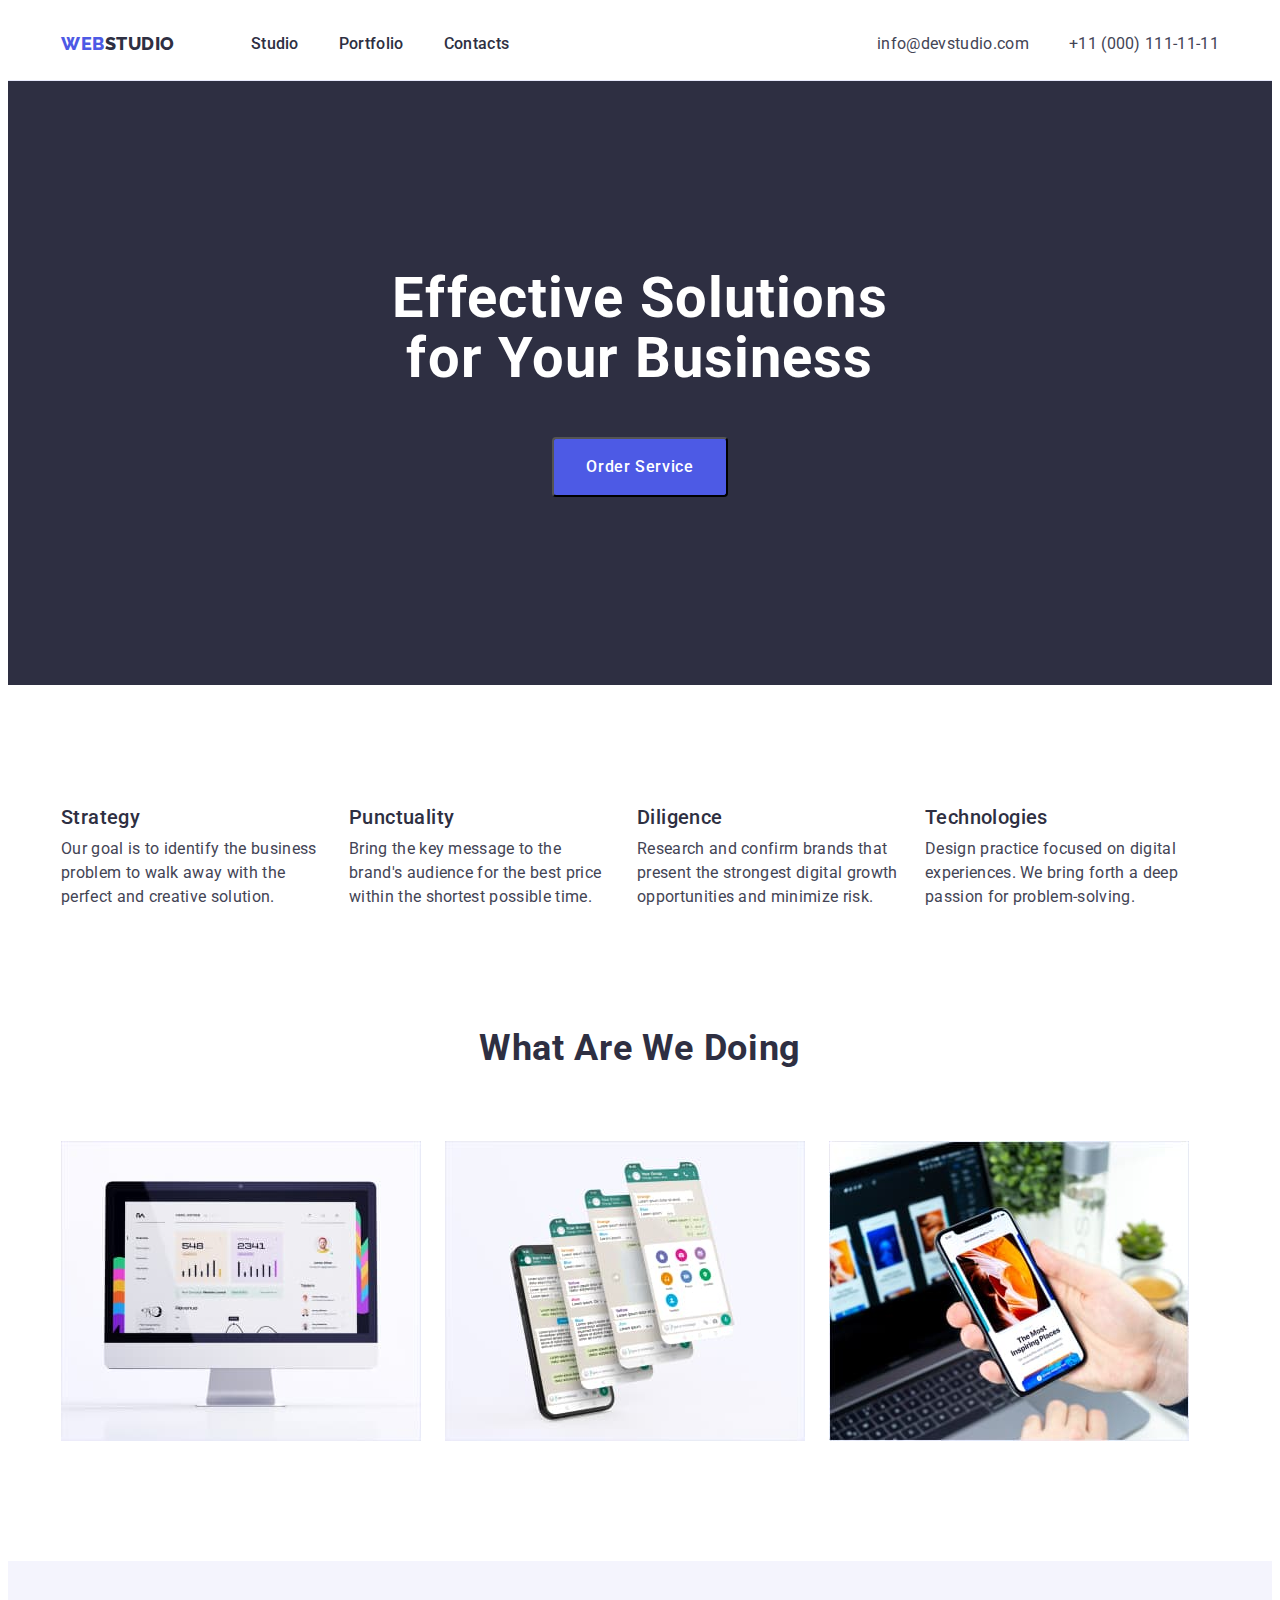
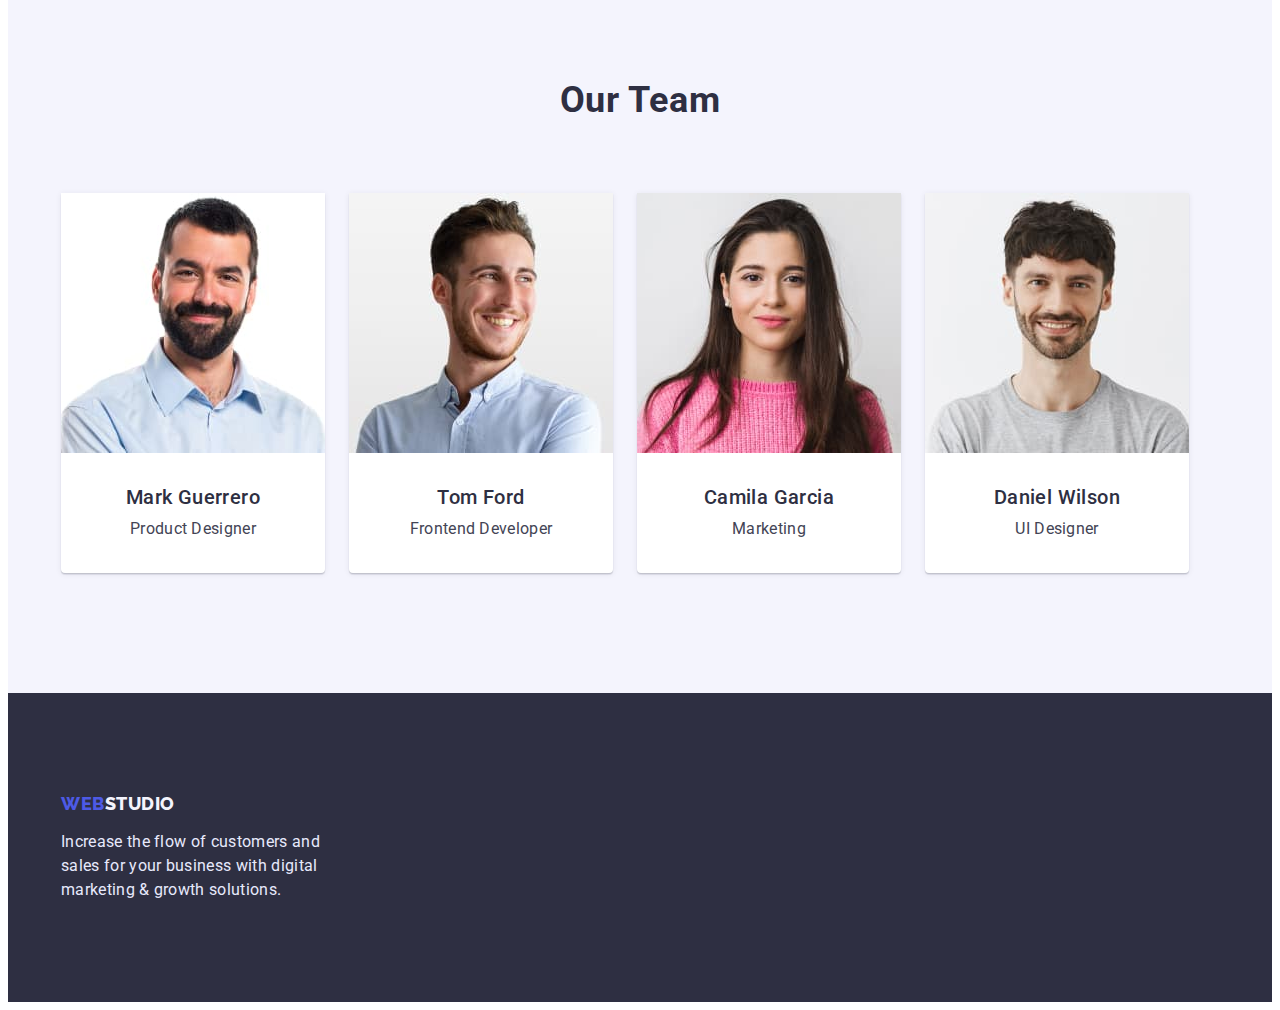
<file: index.html>
<!DOCTYPE html>
<html lang="en">
  <head>
    <meta charset="UTF-8" />
    <meta http-equiv="X-UA-Compatible" content="IE=edge" />
    <meta name="viewport" content="width=device-width, initial-scale=1.0" />
    <title>WEBSTUDIO</title>
    <link rel="preconnect" href="https://fonts.googleapis.com" />
    <link rel="preconnect" href="https://fonts.gstatic.com" crossorigin />
    <link
      href="https://fonts.googleapis.com/css2?family=Raleway:wght@800&family=Roboto:wght@400;500;700;900&display=swap"
      rel="stylesheet"
    />

    <link
      rel="stylesheet"
      href="https://cdnjs.cloudflare.com/ajax/libs/modern-normalize/1.1.0/modern-normalize.min.css"
      integrity="sha512-wpPYUAdjBVSE4KJnH1VR1HeZfpl1ub8YT/NKx4PuQ5NmX2tKuGu6U/JRp5y+Y8XG2tV+wKQpNHVUX03MfMFn9Q=="
      crossorigin="anonymous"
      referrerpolicy="no-referrer"
    />

    <link rel="stylesheet" href="./css/styles.css" />
  </head>

  <body>
    <!-- Site header -->
    <header class="header">
      <div class="container header-container">
        <nav class="header-navigation">
          <a class="logo-top link" href="./index.html">Web<span class="logo-top-second">Studio</span> </a>
          <ul class="header-list list">
            <li class="header-item"><a class="header-link link" href="./index.html">Studio</a></li>
            <li class="header-item"><a class="header-link link" href="./portfolio.html">Portfolio</a></li>
            <li class="header-item"><a class="header-link link" href="">Contacts</a></li>
          </ul>
        </nav>

        <address class="header-address">
          <ul class="header-address-list list">
            <li class="header-item">
              <a class="header-link adress-info link" href="mailto:info@devstudio.com">info@devstudio.com</a>
            </li>
            <li class="header-item">
              <a class="header-link adress-info link" href="tel:+110001111111">+11 (000) 111-11-11</a>
            </li>
          </ul>
        </address>
      </div>
    </header>

    <main>
      <!-- Hero image -->
      <section class="hero">
        <div class="container">
          <h1 class="hero-title">Effective Solutions for Your Business</h1>
          <button class="hero-botton" type="button">Order Service</button>
        </div>
      </section>

      <!-- Advantages -->
      <section class="advantage section">
        <div class="container">
          <!--<h2 hidden temporarily -->
          <h2 class="hidden-header visually-hidden">Our advantages</h2>
          <ul class="advantage-list list">
            <li class="advantage-item">
              <h3 class="advantage-item-title">Strategy</h3>
              <p class="advantage-item-text">
                Our goal is to identify the business problem to walk away with the perfect and creative solution.
              </p>
            </li>
            <li class="advantage-item">
              <h3 class="advantage-item-title">Punctuality</h3>
              <p class="advantage-item-text">
                Bring the key message to the brand's audience for the best price within the shortest possible time.
              </p>
            </li>
            <li class="advantage-item">
              <h3 class="advantage-item-title">Diligence</h3>
              <p class="advantage-item-text">
                Research and confirm brands that present the strongest digital growth opportunities and minimize risk.
              </p>
            </li>
            <li class="advantage-item">
              <h3 class="advantage-item-title">Technologies</h3>
              <p class="advantage-item-text">
                Design practice focused on digital experiences. We bring forth a deep passion for problem-solving.
              </p>
            </li>
          </ul>
        </div>
      </section>

      <!-- What are we doing -->
      <section class="doing"> <!-- not section only padding-bottom -->
        <!-- section-->
        <div class="container">
          <h2 class="doing-title">What are we doing</h2>
          <ul class="doing-list list">
            <li class="doing-item">
              <img src="./images/img1_we_doing.jpg" alt="Desktop app" width="360" height="300" />
            </li>
            <li class="doing-item">
              <img src="./images/img2_we_doing.jpg" alt="Mobile app" width="360" height="300" />
            </li>
            <li class="doing-item">
              <img src="./images/img3_we_doing.jpg" alt="Design solutions" width="360" height="300" />
            </li>
          </ul>
        </div>
      </section>

      <!-- Our Team -->
      <section class="team section">
        <div class="container">
          <h2 class="team-title">Our Team</h2>
          <ul class="team-list list">
            <li class="team-item">
              <img src="./images/team_card1.jpg" alt="Mark Guerrero's photo" width="264" height="260" />
              <div class="team-item-description">
                <h3 class="team-item-title">Mark Guerrero</h3>
                <p class="team-item-text">Product Designer</p>
              </div>
            </li>
            <li class="team-item">
              <img src="./images/team_card2.jpg" alt="Tom Ford's photo" width="264" height="260" />
              <div class="team-item-description">
                <h3 class="team-item-title">Tom Ford</h3>
                <p class="team-item-text">Frontend Developer</p>
              </div>
            </li>
            <li class="team-item">
              <img src="./images/team_card3.jpg" alt="Camila Garcia's photo" width="264" height="260" />
              <div class="team-item-description">
                <h3 class="team-item-title">Camila Garcia</h3>
                <p class="team-item-text">Marketing</p>
              </div>
            </li>
            <li class="team-item">
              <img src="./images/team_card4.jpg" alt="Daniel Wilson's photo" width="264" height="260" />
              <div class="team-item-description">
                <h3 class="team-item-title">Daniel Wilson</h3>
                <p class="team-item-text">UI Designer</p>
              </div>
            </li>
          </ul>
        </div>
      </section>
    </main>

    <!-- Page Footer -->
    <footer class="footer">
      <div class="footer-container container">
        <a class="logo-bottom link" href="./index.html">Web<span class="logo-bottom-second">Studio</span></a>
        <p class="footer-text">
          Increase the flow of customers and sales for your business with digital marketing & growth solutions.
        </p>
      </div>
    </footer>
  </body>
</html>
</file>
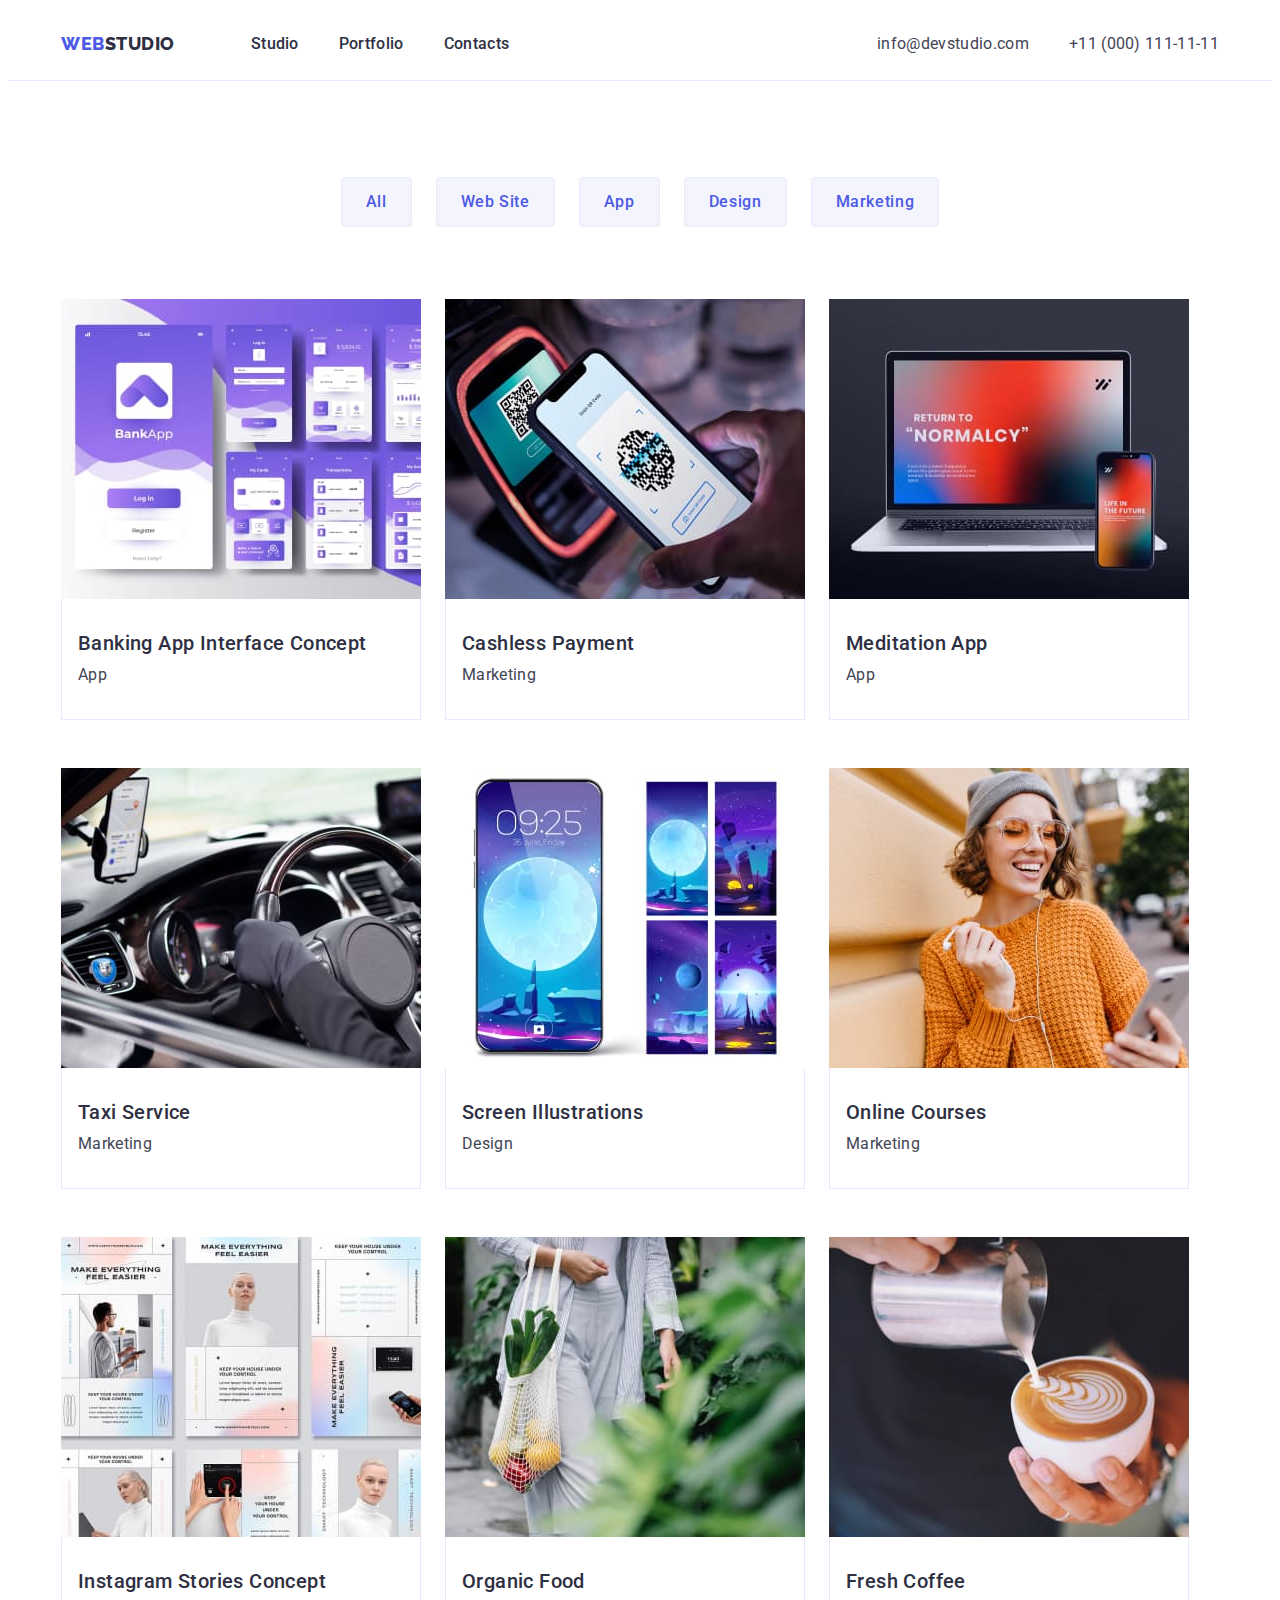
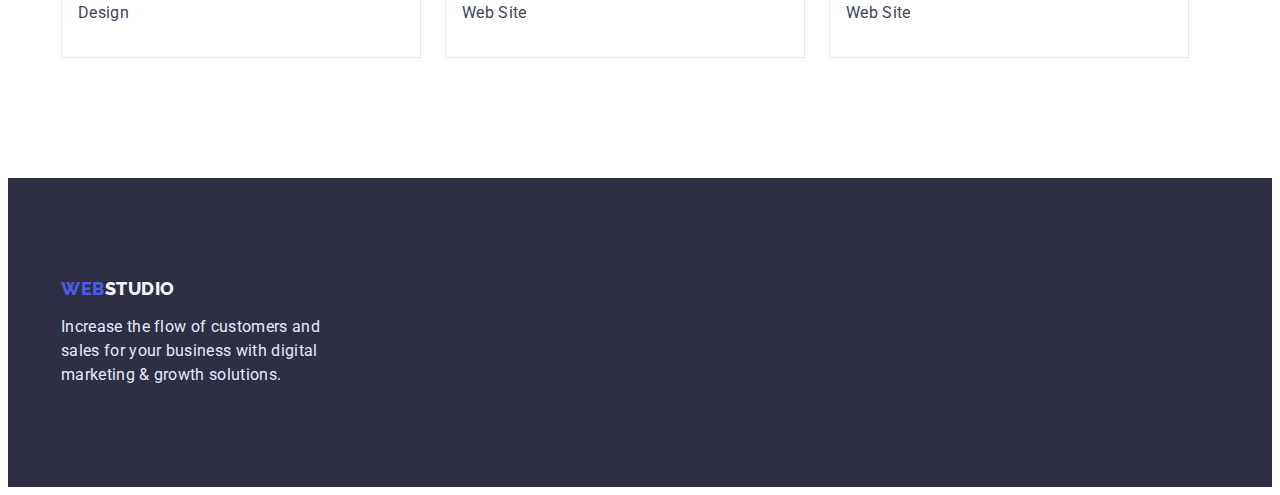
<file: portfolio.html>
<!DOCTYPE html>
<html lang="en">
  <head>
    <meta charset="UTF-8" />
    <meta http-equiv="X-UA-Compatible" content="IE=edge" />
    <meta name="viewport" content="width=device-width, initial-scale=1.0" />
    <title>WEBSTUDIO</title>
    <link rel="preconnect" href="https://fonts.googleapis.com" />
    <link rel="preconnect" href="https://fonts.gstatic.com" crossorigin />
    <link
      href="https://fonts.googleapis.com/css2?family=Raleway:wght@800&family=Roboto:wght@400;500;700;900&display=swap"
      rel="stylesheet"
    />

    <link
      rel="stylesheet"
      href="https://cdnjs.cloudflare.com/ajax/libs/modern-normalize/1.1.0/modern-normalize.min.css"
      integrity="sha512-wpPYUAdjBVSE4KJnH1VR1HeZfpl1ub8YT/NKx4PuQ5NmX2tKuGu6U/JRp5y+Y8XG2tV+wKQpNHVUX03MfMFn9Q=="
      crossorigin="anonymous"
      referrerpolicy="no-referrer"
    />

    <link rel="stylesheet" href="./css/styles.css" />
  </head>
  <body>
    <!-- Site header -->
    <header class="header">
      <div class="container header-container">
        <nav class="header-navigation">
          <a class="logo-top link" href="./index.html">Web<span class="logo-top-second">Studio</span> </a>
          <ul class="header-list list">
            <li class="header-item"><a class="header-link link" href="./index.html">Studio</a></li>
            <li class="header-item"><a class="header-link link" href="./portfolio.html">Portfolio</a></li>
            <li class="header-item"><a class="header-link link" href="">Contacts</a></li>
          </ul>
        </nav>

        <address class="header-address">
          <ul class="header-address-list list">
            <li class="header-item">
              <a class="header-link adress-info link" href="mailto:info@devstudio.com">info@devstudio.com</a>
            </li>
            <li class="header-item">
              <a class="header-link adress-info link" href="tel:+110001111111">+11 (000) 111-11-11</a>
            </li>
          </ul>
        </address>
      </div>
    </header>

    <main>
      <!-- Gallery-->
      <section class="gallery">
        <div class="container">
          <!--<h1 hidden temporarily -->
          <h1 hidden class="visually-hidden">Gallery</h1> 
          <!-- Menu filters-->
          <ul class="filter-list list">
            <li class="filter-item"><button class="filter-button-text" type="button">All</button></li>
            <li class="filter-item"><button class="filter-button-text" type="button">Web Site</button></li>
            <li class="filter-item"><button class="filter-button-text" type="button">App</button></li>
            <li class="filter-item"><button class="filter-button-text" type="button">Design</button></li>
            <li class="filter-item"><button class="filter-button-text" type="button">Marketing</button></li>
          </ul>
          <ul class="gallary-list list">
            <li class="gallery-item">
              <a class="link" href="">
                <img src="./images/img-row1-1.jpg" alt="image banking app interface" width="360" height="300" />
                <div class="gallery-item-description">
                  <h2 class="galley-item-titel">Banking App Interface Concept</h2>
                  <p class="gallery-item-text">App</p>
                </div>
              </a>
            </li>
            <li class="gallery-item">
              <a class="link" href="">
                <img src="./images/img-row1-2.jpg" alt="image cashless payment" width="360" height="300" />
                <div class="gallery-item-description">
                  <h2 class="galley-item-titel">Cashless Payment</h2>
                  <p class="gallery-item-text">Marketing</p>
                </div>
              </a>
            </li>
            <li class="gallery-item">
              <a class="link" href="">
                <img src="./images/img-row1-3.jpg" alt="image meditation app" width="360" height="300" />
                <div class="gallery-item-description">
                  <h2 class="galley-item-titel">Meditation App</h2>
                  <p class="gallery-item-text">App</p>
                </div>
              </a>
            </li>
            <li class="gallery-item">
              <a class="link" href="">
                <img src="./images/img-row2-1.jpg" alt="image taxi service" width="360" height="300" />
                <div class="gallery-item-description">
                  <h2 class="galley-item-titel">Taxi Service</h2>
                  <p class="gallery-item-text">Marketing</p>
                </div>
              </a>
            </li>
            <li class="gallery-item">
              <a class="link" href="">
                <img src="./images/img-row2-2.jpg" alt="image screen illustrations" width="360" height="300" />
                <div class="gallery-item-description">
                  <h2 class="galley-item-titel">Screen Illustrations</h2>
                  <p class="gallery-item-text">Design</p>
                </div>
              </a>
            </li>
            <li class="gallery-item">
              <a class="link" href="">
                <img src="./images/img-row2-3.jpg" alt="image online courses" width="360" height="300" />
                <div class="gallery-item-description">
                  <h2 class="galley-item-titel">Online Courses</h2>
                  <p class="gallery-item-text">Marketing</p>
                </div>
              </a>
            </li>
            <li class="gallery-item">
              <a class="link" href="">
                <img src="./images/img-row3-1.jpg" alt="image instagram stories concept" width="360" height="300" />
                <div class="gallery-item-description">
                  <h2 class="galley-item-titel">Instagram Stories Concept</h2>
                  <p class="gallery-item-text">Design</p>
                </div>
              </a>
            </li>
            <li class="gallery-item">
              <a class="link" href="">
                <img src="./images/img-row3-2.jpg" alt="image organic food" width="360" height="300" />
                <div class="gallery-item-description">
                  <h2 class="galley-item-titel">Organic Food</h2>
                  <p class="gallery-item-text">Web Site</p></a>
                </div>
            </li>
            <li class="gallery-item">
              <a class="link" href="">
                <img src="./images/img-row3-3.jpg" alt="image fresh coffee" width="360" height="300" />
                <div class="gallery-item-description">
                  <h2 class="galley-item-titel">Fresh Coffee</h2>
                  <p class="gallery-item-text">Web Site</p>
                </div>
              </a>
            </li>
          </ul>
        </div>
      </section>
    </main>

    <!-- Page Footer -->
    <footer class="footer">
      <div class="footer-container container">
        <a class="logo-bottom link" href="./index.html">Web<span class="logo-bottom-second">Studio</span></a>
        <p class="footer-text">
          Increase the flow of customers and sales for your business with digital marketing & growth solutions.
        </p>
      </div>
    </footer>
  </body>
</html>
</file>
<file: css/styles.css>
:root {
  --main-hero-color: #2e2f42;
  --main-text-color: #434455;
  --main-background-color: #ffffff;
}

p,
h1,
h2,
h3,
h4,
h5,
h6 {
  margin: 0;
}

ul {
  margin: 0;
  padding-left: 0;
}

button {
  cursor: pointer;
}

address {
  font-style: normal;
}

img {
  display: block;
}

.list {
  list-style: none;
}

.link {
  text-decoration: none;
  font-style: normal;
}

body {
  font-family: "Roboto", sans-serif;
  font-style: normal;
  background-color: var(--main-background-color);
  color: var(-main-text-color);
}

.container {
  width: 1158px;
  padding-left: 15px;
  padding-right: 15px;
  margin: 0 auto;
  /* outline: 2px solid red; */
}

.section {
  padding-top: 120px;
  padding-bottom: 120px;
}

/* --------- HEADER ----------------------------------------- */

.header {
  background-color: #ffffff;
  padding-top: 24px;
  padding-bottom: 24px;
  border-bottom: 1px solid #e7e9fc;
}

.header-container {
  display: flex;
  align-items: center;
}

.header-navigation {
  display: flex;
  align-items: center;
  margin-right: auto;
}

.header-list {
  display: flex;
  gap: 40px;
}

.header-list {
  display: flex;
  align-items: center;
}

.logo-top {
  text-decoration: none;
}

.logo-top {
  font-family: "Raleway", sans-serif;
  font-weight: 800;
  font-size: 18px;
  line-height: 1.17;
  letter-spacing: 0.03em;
  text-transform: uppercase;
  color: #4d5ae5;
  font-style: normal;
}

.logo-top-second {
  color: #2e2f42;
  margin-right: 76px;
}

.header-address {
  font-style: normal;
}

.header-address-list {
  display: flex;
  align-items: center;
  gap: 40px;
}

.header-link {
  font-weight: 500;
  font-size: 16px;
  line-height: calc(24 / 16);
  letter-spacing: 0.02em;
  color: #2e2f42;
}

.header-link:hover,
.header-link:focus,
.header-link:active {
  color: #404bbf;
}

.adress-info {
  font-weight: 400;
  font-size: 16px;
  line-height: (24/16);
  letter-spacing: 0.02em;
  color: #434455;
}

/* --------- HERO ----------------------------------------- */

.hero {
  background: var(--main-hero-color);
  padding-top: 188px;
  padding-bottom: 188px;
  text-align: center;
}
.hero-title {
  font-weight: 700;
  font-size: 56px;
  line-height: 1.07;
  text-align: center;
  letter-spacing: 0.02em;
  color: #ffffff;
  width: 496px;
  margin-bottom: 48px;
  margin-left: auto;
  margin-right: auto;
}

.hero-botton {
  font-family: "Roboto", sans-serif;
  font-weight: 500;
  font-size: 16px;
  line-height: calc(24 / 16);
  align-items: center;
  letter-spacing: 0.04em;
  color: #ffffff;
  background: #4d5ae5;
  padding: 16px 32px;
  border-radius: 4px;
}

.hero-botton:hover,
.hero-botton:focus {
  background-color: #404bbf;
  cursor: pointer;
}

/* --------- ADVANTEGE ----------------------------------------- */

.advantage-list {
  display: flex;
  gap: 24px;
}

.visually-hidden {
  position: absolute;
  width: 1px;
  height: 1px;
  margin: -1px;
  border: 0;
  padding: 0;
  white-space: nowrap;
  clip-path: inset(100%);
  clip: rect(0 0 0 0);
  overflow: hidden;
}

.advantage-item {
  /* padding-top: 120px; */
  width: 264px;
  text-align: left;
  flex-basis: calc((100%-72px) / 4);
}

.advantage-item-title {
  font-weight: 500;
  font-size: 20px;
  line-height: calc(24 / 20);
  letter-spacing: 0.02em;
  /* NAVY BLUE */
  color: #2e2f42;
  margin-bottom: 8px;
}
.advantage-item-text {
  font-weight: 400;
  font-size: 16px;
  line-height: calc(24 / 16);
  letter-spacing: 0.02em;
  /* SLATE */
  color: #434455;
}

/* --------- DOING  ----------------------------------------- */

.doing {
  padding-bottom: 120px;
}

.doing-list {
  display: flex;
  flex-wrap: wrap;
  gap: 24px;
}

.doing-item {
  flex-basis: auto;
}

.doing-title {
  font-weight: 700;
  font-size: 36px;
  line-height: 1.11;
  text-align: center;
  letter-spacing: 0.02em;
  text-transform: capitalize;
  /* NAVY BLUE */
  color: #2e2f42;
  margin-bottom: 72px;
}

/* --------- TEAM  ----------------------------------------- */

.team {
  /* CLOUD */
  background-color: #f4f4fd;
}

.team-list {
  display: flex;
  flex-wrap: wrap;
  gap: 24px;
}

.team-title {
  font-weight: 700;
  font-size: 36px;
  line-height: 1.11;
  text-align: center;
  letter-spacing: 0.02em;
  text-transform: capitalize;
  color: #2e2f42;
  margin-bottom: 72px;
}

.team-item {
  background-color: #ffffff;
  box-shadow: 0px 1px 6px rgba(46, 47, 66, 0.08), 0px 1px 1px rgba(46, 47, 66, 0.16), 0px 2px 1px rgba(46, 47, 66, 0.08);
  border-radius: 0px 0px 4px 4px;
}

.team-item-description {
  padding-top: 32px;
  padding-bottom: 32px;
  padding-left: 16px;
  padding-right: 16px;
}

.team-item-title {
  font-weight: 500;
  font-size: 20px;
  line-height: calc(24 / 20);
  text-align: center;
  letter-spacing: 0.02em;
  color: #2e2f42;
  background-color: #ffffff;
  /* margin-top: 32px; */
  margin-bottom: 8px;
}
.team-item-text {
  font-weight: 400;
  font-size: 16px;
  line-height: calc(24 / 16);
  text-align: center;
  letter-spacing: 0.02em;
  color: #434455;
  background-color: #ffffff;
  /* margin-bottom: 32px; */
}

/* --------- FOOTER  ----------------------------------------- */

.footer {
  background-color: #2e2f42;
  padding-top: 100px;
  padding-bottom: 100px;
}
.logo-bottom {
  text-decoration: none;
}

.logo-bottom {
  font-family: "Raleway", sans-serif;
  font-weight: 800;
  font-size: 18px;
  line-height: 1.17;
  letter-spacing: 0.03em;
  text-transform: uppercase;
  color: #4d5ae5;
  font-style: normal;
}

.logo-bottom-second {
  color: #f4f4fd;
}

.footer-text {
  font-weight: 400;
  font-size: 16px;
  line-height: calc(24 / 16);
  letter-spacing: 0.02em;
  color: #e7e9fc;
  width: 264px;
  margin-top: 16px;
}

/* --------- FILTER  ----------------------------------------- */

.filter-button-text {
  font-family: "Roboto", sans-serif;
  font-weight: 500;
  font-size: 16px;
  line-height: 1.5;
  align-items: center;
  letter-spacing: 0.04em;
  color: #4d5ae5;
  background-color: #f4f4fd;
  border-style: none;

  border: 1px solid #e7e9fc;
  border-radius: 4px;
  padding: 12px 24px;
}

.filter-button-text:hover,
.filter-button-text:focus {
  color: #ffffff;
  background-color: #404bbf;
  cursor: pointer;
}

/* --------- GALLERY  ----------------------------------------- */

.gallery {
  padding-top: 96px;
  padding-bottom: 120px;
}

.filter-list {
  display: flex;
  flex-wrap: wrap;
  gap: 24px;
  margin-bottom: 72px;
  justify-content: center;
}

.gallary-list {
  display: flex;
  flex-wrap: wrap;
  gap: 48px 24px;
}

.gallery-list li {
  width: calc((100% - 48px) / 3);
}

.gallery-item-description {
  /* padding: 32px auto 32px 16px; */
  padding-top: 32px;
  padding-right: auto;
  padding-bottom: 32px;
  padding-left: 16px;
  border: 1px solid #e7e9fc;
  border-top: none;
}

.galley-item-titel {
  font-weight: 500;
  font-size: 20px;
  line-height: 1.2;
  letter-spacing: 0.02em;
  color: #2e2f42;
  /* margin-top: 32px; */
  /* margin-left: 16px; */
  margin-bottom: 8px;
  /* text-align: left; */
}
.gallery-item-text {
  font-weight: 400;
  font-size: 16px;
  line-height: calc(24 / 16);
  letter-spacing: 0.02em;
  color: #434455;
  /* margin-left: 16px; */
  /* text-align: left; */
}
</file>
